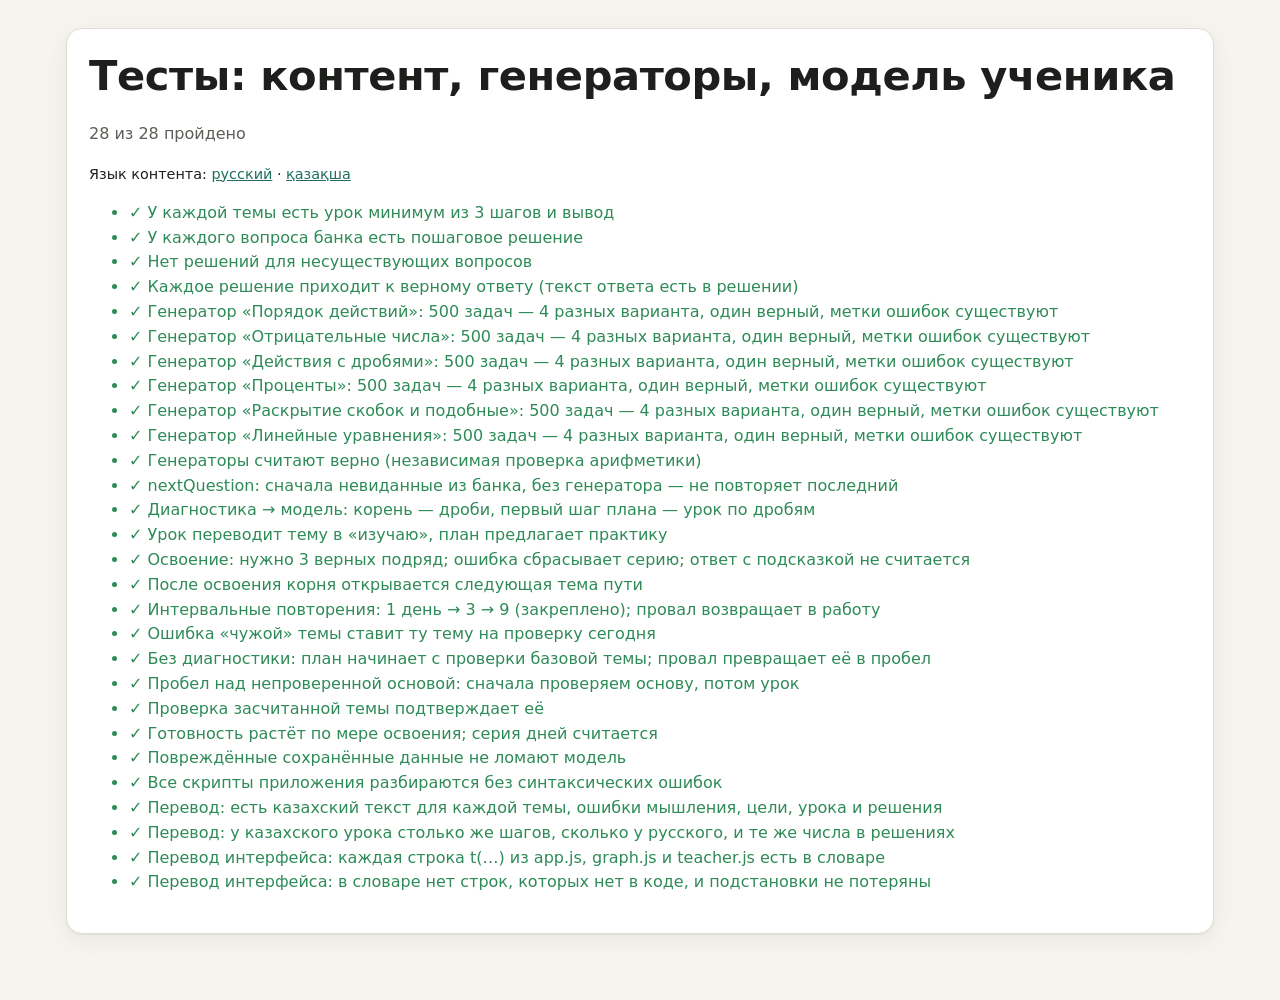
<file: tests-academy.html>
<!DOCTYPE html>
<html lang="ru">
<head>
  <meta charset="UTF-8">
  <meta name="viewport" content="width=device-width, initial-scale=1">
  <title>Tamyr Academy — тесты</title>
  <link rel="stylesheet" href="css/style.css?v=11">
</head>
<body>
  <main>
    <section class="card">
      <h1>Тесты: контент, генераторы, модель ученика</h1>
      <p class="muted" id="summary"></p>
      <p class="small">Язык контента: <a href="?lang=ru">русский</a> · <a href="?lang=kk">қазақша</a></p>
      <ul class="tests" id="tests"></ul>
    </section>
  </main>
  <script src="js/data.js?v=11"></script>
  <script src="js/data-ent.js?v=11"></script>
  <script>window.Tamyr.LEARNER_KEY = 'tamyr.academy.test';</script>
  <script src="js/i18n.js?v=11"></script>
  <script src="js/engine.js?v=11"></script>
  <script src="js/content.js?v=11"></script>
  <script src="js/content-ent.js?v=11"></script>
  <script src="js/kk-ent.js?v=11"></script>
  <script src="js/kk.js?v=11"></script>
  <script src="js/learner.js?v=11"></script>
  <script>
    const T = window.Tamyr, L = T.learner;
    const out = document.getElementById('tests');
    const results = [];
    function test(name, fn) {
      let ok = false, err = '';
      try { fn(); ok = true; } catch (e) { err = e.message; }
      results.push({ name, ok, err });
      out.insertAdjacentHTML('beforeend', `<li class="${ok ? 'pass' : 'fail'}">${ok ? '✓' : '✗'} ${name}${err ? ' — ' + err : ''}</li>`);
    }
    function assert(c, m) { if (!c) throw new Error(m || 'assertion failed'); }
    function eq(a, b, m) { if (JSON.stringify(a) !== JSON.stringify(b)) throw new Error((m || '') + ` ожидалось ${JSON.stringify(b)}, получено ${JSON.stringify(a)}`); }
    const norm = s => s.toLowerCase().replace(/\s+/g, ' ');

    /* ---------- Контент ---------- */
    test('У каждой темы есть урок минимум из 3 шагов и вывод', () => T.TOPICS.forEach(t => {
      const l = T.LESSONS[t.id];
      assert(l && l.task && l.takeaway && l.steps.length >= 3, t.id);
      l.steps.forEach(s => assert(s.length === 2 && s[0] && s[1], t.id));
    }));
    test('У каждого вопроса банка есть пошаговое решение', () => T.QUESTIONS.forEach(q => assert((T.SOLUTIONS[q.id] || []).length >= 1, q.id)));
    test('Нет решений для несуществующих вопросов', () => Object.keys(T.SOLUTIONS).forEach(id => assert(T.QUESTION[id], id)));
    test('Каждое решение приходит к верному ответу (текст ответа есть в решении)', () => {
      const bad = T.QUESTIONS.filter(q => !norm(T.SOLUTIONS[q.id].join(' | ')).includes(norm(q.options.find(o => o.ok).t))).map(q => q.id);
      eq(bad, []);
    });

    /* ---------- Генераторы ---------- */
    const value = s => { // «3/4» → 0.75, «−5» → −5, «≈2,67» → 2.67; для буквенных ответов — null
      const m = /^≈?(−?\d+(?:,\d+)?)(?:\/(\d+))?$/.exec(s);
      if (!m) return null;
      const n = Number(m[1].replace('−', '-').replace(',', '.'));
      return m[2] ? n / Number(m[2]) : n;
    };
    Object.keys(T.GENERATORS).forEach(topic => {
      test(`Генератор «${T.TOPIC[topic].title}»: 500 задач — 4 разных варианта, один верный, метки ошибок существуют`, () => {
        const rand = T.rng(42);
        for (let i = 0; i < 500; i++) {
          const q = T.GENERATORS[topic](rand);
          eq(q.topic, topic);
          eq(q.options.length, 4, q.text + ': ');
          eq(q.options.filter(o => o.ok).length, 1, q.text + ': ');
          eq(new Set(q.options.map(o => o.t)).size, 4, q.text + ': ');
          assert(q.sol.length >= 2, q.text + ': нет решения');
          q.options.forEach(o => { if (o.mis) assert(T.MISCONCEPTIONS[o.mis], o.mis); });
          const right = value(q.options.find(o => o.ok).t);
          if (right !== null) q.options.filter(o => !o.ok).forEach(o => {
            const v = value(o.t);
            assert(v === null || Math.abs(v - right) > 1e-9, `${q.text}: неверный вариант «${o.t}» равен верному`);
          });
        }
      });
    });
    test('Генераторы считают верно (независимая проверка арифметики)', () => {
      const rand = T.rng(7);
      for (let i = 0; i < 300; i++) {
        let q = T.GENERATORS.lin(rand), m = /^(\d+)x \+ (\d+) = (\d+)/.exec(q.text);
        eq(value(q.options.find(o => o.ok).t), (m[3] - m[2]) / m[1], q.text + ': ');
        q = T.GENERATORS.pct(rand);
        const pp = Number(/(\d+)%/.exec(q.text)[1]), aa = Number(q.text.replace(/\d+%/, '').match(/\d+/)[0]);
        eq(value(q.options.find(o => o.ok).t), aa * pp / 100, q.text + ': ');
        q = T.GENERATORS.frac(rand);
        const ans = value(q.options.find(o => o.ok).t);
        if ((m = /^1\/(\d+) \+ 1\/(\d+)/.exec(q.text))) assert(Math.abs(ans - (1 / m[1] + 1 / m[2])) < 1e-9, q.text);
        else { m = /^(\d+)\/(\d+) : (\d+)\/(\d+)/.exec(q.text); assert(Math.abs(ans - (m[1] / m[2]) / (m[3] / m[4])) < 1e-9, q.text); }
        q = T.GENERATORS.neg(rand);
        const expr = q.text.replace(' = ?', '').replace(/−/g, '-').replace(/·/g, '*').replace(/- \(-(\d+)\)/, '+ $1');
        eq(value(q.options.find(o => o.ok).t), Function('return ' + expr)(), q.text + ': ');
        q = T.GENERATORS.arith(rand);
        eq(value(q.options.find(o => o.ok).t), Function('return ' + q.text.replace(' = ?', '').replace(/·/g, '*').replace(/:/g, '/'))(), q.text + ': ');
      }
    });
    test('nextQuestion: сначала невиданные из банка, без генератора — не повторяет последний', () => {
      const seen = [];
      for (let i = 0; i < 6; i++) { const q = T.nextQuestion('quad', seen, T.rng(i)); assert(!seen.includes(q.id), 'повтор'); seen.push(q.id); }
      for (let i = 0; i < 20; i++) assert(T.nextQuestion('quad', seen, T.rng(i)).id !== seen[5], 'повтор последнего');
      assert(T.nextQuestion('frac', T.questionsByTopic.frac.map(q => q.id), T.rng(1)).gen, 'банк исчерпан — должен включиться генератор');
    });

    /* ---------- Модель ученика ---------- */
    function seeded() { // ученик с единственным настоящим корнем — дроби
      const rand = T.rng(11), d = new T.Diagnostic(T.GOALS[0].start, { rand });
      const s = T.simulateStudent(['frac'], rand, { known: 1, unknown: 0, misRate: 1 });
      let cur; while ((cur = d.next())) d.answer(s.pick(cur));
      L.reset(); L.fromDiagnostic('Тест', d.result());
    }
    const q0 = id => T.questionsByTopic[id][0];
    function master(id) { for (let i = 0; i < L.NEED; i++) L.practiceAnswer(id, true, true); }

    test('Диагностика → модель: корень — дроби, первый шаг плана — урок по дробям', () => {
      seeded();
      eq(L.roots(), ['frac']);
      eq(L.topic('frac').st, 'gap');
      const t = L.today()[0];
      eq([t.kind, t.topic], ['lesson', 'frac']);
      assert(L.locked('pct') && !L.locked('frac'), 'темы над корнем должны быть закрыты');
    });
    test('Урок переводит тему в «изучаю», план предлагает практику', () => {
      seeded(); L.completeLesson('frac');
      eq(L.topic('frac').st, 'learning');
      eq(L.today()[0].kind, 'practice');
    });
    test('Освоение: нужно 3 верных подряд; ошибка сбрасывает серию; ответ с подсказкой не считается', () => {
      seeded(); L.completeLesson('frac');
      assert(!L.practiceAnswer('frac', true, true)); assert(!L.practiceAnswer('frac', true, true));
      assert(!L.practiceAnswer('frac', false, true), 'ошибка');
      eq(L.topic('frac').streak, 0);
      assert(!L.practiceAnswer('frac', true, true)); assert(!L.practiceAnswer('frac', true, false), 'с подсказкой');
      eq(L.topic('frac').streak, 1);
      assert(!L.practiceAnswer('frac', true, true)); assert(L.practiceAnswer('frac', true, true), 'третий подряд');
      eq(L.topic('frac').st, 'mastered');
    });
    test('После освоения корня открывается следующая тема пути', () => {
      seeded(); L.completeLesson('frac'); master('frac');
      assert(!L.roots().includes('frac'));
      assert(L.roots().length > 0 && L.roots().every(id => !L.locked(id)), 'новые корни');
    });
    test('Интервальные повторения: 1 день → 3 → 9 (закреплено); провал возвращает в работу', () => {
      seeded(); L.completeLesson('frac'); master('frac');
      assert(!L.isDue('frac'), 'сегодня повторять рано');
      L.advance(1); assert(L.isDue('frac'), 'через день — пора');
      eq(L.today()[0].topic, 'frac'); eq(L.today()[0].kind, 'check');
      assert(L.checkResult('frac', 2)); eq(L.topic('frac').ivl, 3); assert(!L.isDue('frac'));
      L.advance(3); assert(L.isDue('frac'));
      assert(L.checkResult('frac', 2)); eq(L.topic('frac').ivl, 9); eq(L.topic('frac').st, 'solid');
      L.advance(9); assert(!L.checkResult('frac', 1)); eq(L.topic('frac').st, 'learning');
      assert(L.roots().includes('frac'), 'забытая тема снова в плане');
    });
    test('Ошибка «чужой» темы ставит ту тему на проверку сегодня', () => {
      seeded();
      eq(L.topic('neg').st === 'gap' || L.topic('neg').st === 'learning', false);
      const flagged = L.recordAnswer('expr', q0('expr'), { t: 'x', mis: 'neg_mult_sign' });
      eq(flagged, 'neg'); assert(L.isDue('neg'));
      eq(L.recordAnswer('frac', q0('frac'), { t: 'x', mis: 'frac_add_across' }), null, 'своя ошибка: ');
    });
    test('Без диагностики: план начинает с проверки базовой темы; провал превращает её в пробел', () => {
      L.reset(); L.startBlank('Тест');
      const t = L.today()[0];
      eq([t.kind, T.TOPIC[t.topic].level], ['check', 0]);
      assert(!L.checkResult(t.topic, 0)); eq(L.topic(t.topic).st, 'gap');
      eq(L.today()[0].kind, 'lesson');
    });
    test('Пробел над непроверенной основой: сначала проверяем основу, потом урок', () => {
      L.reset(); L.startBlank('Тест');
      L.checkResult('fsu', 0); // как после остановленной диагностики: пробел есть, основа (степени, выражения) не проверена
      let t = L.today()[0];
      eq([t.kind, t.topic, t.base], ['check', 'pow', 'fsu']);
      L.checkResult('pow', 2); t = L.today()[0];
      eq([t.kind, t.topic], ['check', 'expr']);
      L.checkResult('expr', 0); // корень оказался глубже
      assert(L.roots().includes('expr') && !L.roots().includes('fsu'), 'корень должен сместиться вниз');
    });
    test('Проверка засчитанной темы подтверждает её', () => {
      seeded();
      const inf = T.TOPICS.find(x => L.topic(x.id).st === 'inferred');
      assert(inf, 'в демо должна быть засчитанная тема');
      assert(L.checkResult(inf.id, 2)); eq(L.topic(inf.id).st, 'mastered');
    });
    test('Готовность растёт по мере освоения; серия дней считается', () => {
      seeded(); const before = L.readiness();
      L.completeLesson('frac'); master('frac');
      assert(L.readiness() > before, 'готовность');
      eq(L.streakDays(), 1); L.advance(1); L.completeLesson('pct'); eq(L.streakDays(), 2);
      L.advance(3); eq(L.streakDays(), 0, 'пропуск обнуляет серию: ');
    });
    test('Повреждённые сохранённые данные не ломают модель', () => {
      assert(!L._load({ v: 2 })); assert(!L.exists());
      assert(L._load({ v: 1, name: 'X', topics: { frac: { st: 'hacked', seen: ['nope'], due: 'x' }, ghost: { st: 'gap' } }, mis: { nope: 3 } }));
      eq(L.topic('frac').st, 'unknown'); eq(L.topic('frac').seen, []); eq(Object.keys(L.get().mis), []);
    });

    test('Все скрипты приложения разбираются без синтаксических ошибок', () => {
      ['data', 'data-ent', 'i18n', 'engine', 'content', 'content-ent', 'kk-ent', 'kk', 'learner', 'graph', 'store', 'app', 'teacher'].forEach(name => {
        const xhr = new XMLHttpRequest();
        xhr.open('GET', 'js/' + name + '.js?t=' + Date.now(), false); xhr.send();
        assert(xhr.status === 200, 'нет файла ' + name);
        try { new Function(xhr.responseText); } catch (e) { throw new Error(name + '.js: ' + e.message); }
      });
    });

    /* ---------- Казахский перевод ---------- */
    const CYR = /[А-Яа-яЁёӘәҒғҚқҢңӨөҰұҮүҺһІі]/;
    const KK = T.KK, has = (o, k) => Object.prototype.hasOwnProperty.call(o, k);
    test('Перевод: есть казахский текст для каждой темы, ошибки мышления, цели, урока и решения', () => {
      T.TOPICS.forEach(x => assert(has(KK.topics, x.id) && KK.topics[x.id].length >= 3, 'тема ' + x.id));
      Object.keys(T.MISCONCEPTIONS).forEach(id => assert(has(KK.mis, id) && KK.mis[id].length === 2, 'ошибка ' + id));
      T.GOALS.forEach(g => assert(has(KK.goals, g.id), 'цель ' + g.id));
      T.TOPICS.forEach(x => {
        const l = KK.lessons[x.id];
        assert(l && l.task && l.takeaway && l.steps.length >= 3, 'урок ' + x.id);
      });
      T.QUESTIONS.forEach(q => assert(has(KK.sol, q.id) && KK.sol[q.id].length >= 1, 'решение ' + q.id));
      [KK.topics, KK.mis, KK.goals, KK.lessons].forEach((o, i) => Object.keys(o).forEach(id =>
        assert([T.TOPIC, T.MISCONCEPTIONS, Object.fromEntries(T.GOALS.map(g => [g.id, 1])), T.TOPIC][i][id], 'лишний перевод ' + id)));
      Object.keys(KK.sol).concat(Object.keys(KK.q)).forEach(id => assert(T.QUESTION[id], 'перевод для несуществующего вопроса ' + id));
    });
    test('Перевод: у казахского урока столько же шагов, сколько у русского, и те же числа в решениях', () => {
      if (T.lang === 'kk') return; // сравнивать можно только с русским оригиналом
      const nums = a => a.join(' ').replace(/[^0-9]/g, '').split('').sort().join(''); // порядок слов в языках разный
      T.TOPICS.forEach(x => eq(KK.lessons[x.id].steps.length, T.LESSONS[x.id].steps.length, 'урок ' + x.id + ': '));
      T.QUESTIONS.forEach(q => eq(KK.sol[q.id].length, T.SOLUTIONS[q.id].length, 'решение ' + q.id + ': '));
      const bad = T.QUESTIONS.filter(q => nums(KK.sol[q.id]) !== nums(T.SOLUTIONS[q.id])).map(q => q.id);
      eq(bad, [], 'числа в решениях расходятся: ');
    });
    if (T.lang === 'kk') {
      test('Қазақша: каждый вопрос и вариант со словами переведён', () => {
        const q = T.QUESTIONS.filter(x => CYR.test(x.ru) && x.text === x.ru).map(x => x.id);
        eq(q, [], 'вопросы без перевода: ');
        const units = /^[^А-Яа-яЁё]*\s?(км|кг|см|см²|см³)$/; // единицы измерения пишутся одинаково
        const o = [];
        T.QUESTIONS.forEach(x => x.options.forEach(y => { if (CYR.test(y.ru) && y.t === y.ru && !units.test(y.ru)) o.push(x.id + ': ' + y.ru); }));
        eq(o, [], 'варианты без перевода: ');
      });
      test('Қазақша: в переведённых вопросах сохранились все числа и формулы', () => {
        const sig = s => s.replace(/[А-Яа-яЁёӘәҒғҚқҢңӨөҰұҮүҺһІі\s.,:?—«»()\-]/g, '').split('').sort().join('');
        const loose = new Set(Object.keys(KK.q)); // переведены целиком: порядок слов другой, сверяем только цифры
        const digits = s => s.replace(/[^0-9]/g, '').split('').sort().join('');
        const bad = T.QUESTIONS.filter(x => (loose.has(x.id) ? digits(x.text) !== digits(x.ru) : sig(x.text) !== sig(x.ru))).map(x => x.id);
        eq(bad, []);
      });
    }
    test('Перевод интерфейса: каждая строка t(…) из app.js, graph.js и teacher.js есть в словаре', () => {
      const missing = [];
      ['js/app.js', 'js/graph.js', 'js/teacher.js'].forEach(file => {
        const xhr = new XMLHttpRequest();
        xhr.open('GET', file + '?t=' + Date.now(), false); xhr.send();
        assert(xhr.status === 200, 'не удалось прочитать ' + file);
        const re = /\bt\('((?:[^'\\]|\\.)*)'/g; let m;
        while ((m = re.exec(xhr.responseText))) if (!has(T.UI_KK, m[1])) missing.push(m[1]);
      });
      eq([...new Set(missing)], []);
    });
    test('Перевод интерфейса: в словаре нет строк, которых нет в коде, и подстановки не потеряны', () => {
      let src = '';
      ['js/app.js', 'js/graph.js', 'js/teacher.js'].forEach(file => {
        const xhr = new XMLHttpRequest(); xhr.open('GET', file + '?t=' + Date.now(), false); xhr.send(); src += xhr.responseText;
      });
      const unused = Object.keys(KK.ui).filter(k => !src.includes("'" + k + "'"));
      eq(unused, [], 'лишние строки: ');
      const optional = new Set(['hold', 'themes', 'checked', 'rw', 'days', 'd']); // русское склонение, казахскому шаблону не нужно
      const lost = [];
      Object.entries(KK.ui).forEach(([ru, kk]) => (ru.match(/\{\w+\}/g) || []).forEach(p => {
        if (!kk.includes(p) && !optional.has(p.slice(1, -1))) lost.push(ru + ' → ' + p);
      }));
      eq(lost, [], 'потеряны подстановки: ');
      const extra = [];
      Object.entries(KK.ui).forEach(([ru, kk]) => (kk.match(/\{\w+\}/g) || []).forEach(p => { if (!ru.includes(p)) extra.push(ru + ' → ' + p); }));
      eq(extra, [], 'лишние подстановки: ');
    });

    L.reset();
    const failed = results.filter(r => !r.ok).length;
    document.getElementById('summary').textContent = `${results.length - failed} из ${results.length} пройдено` + (failed ? ` · провалено: ${failed}` : '');
    document.title = (failed ? '✗ ' : '✓ ') + document.title;
  </script>
</body>
</html>
</file>
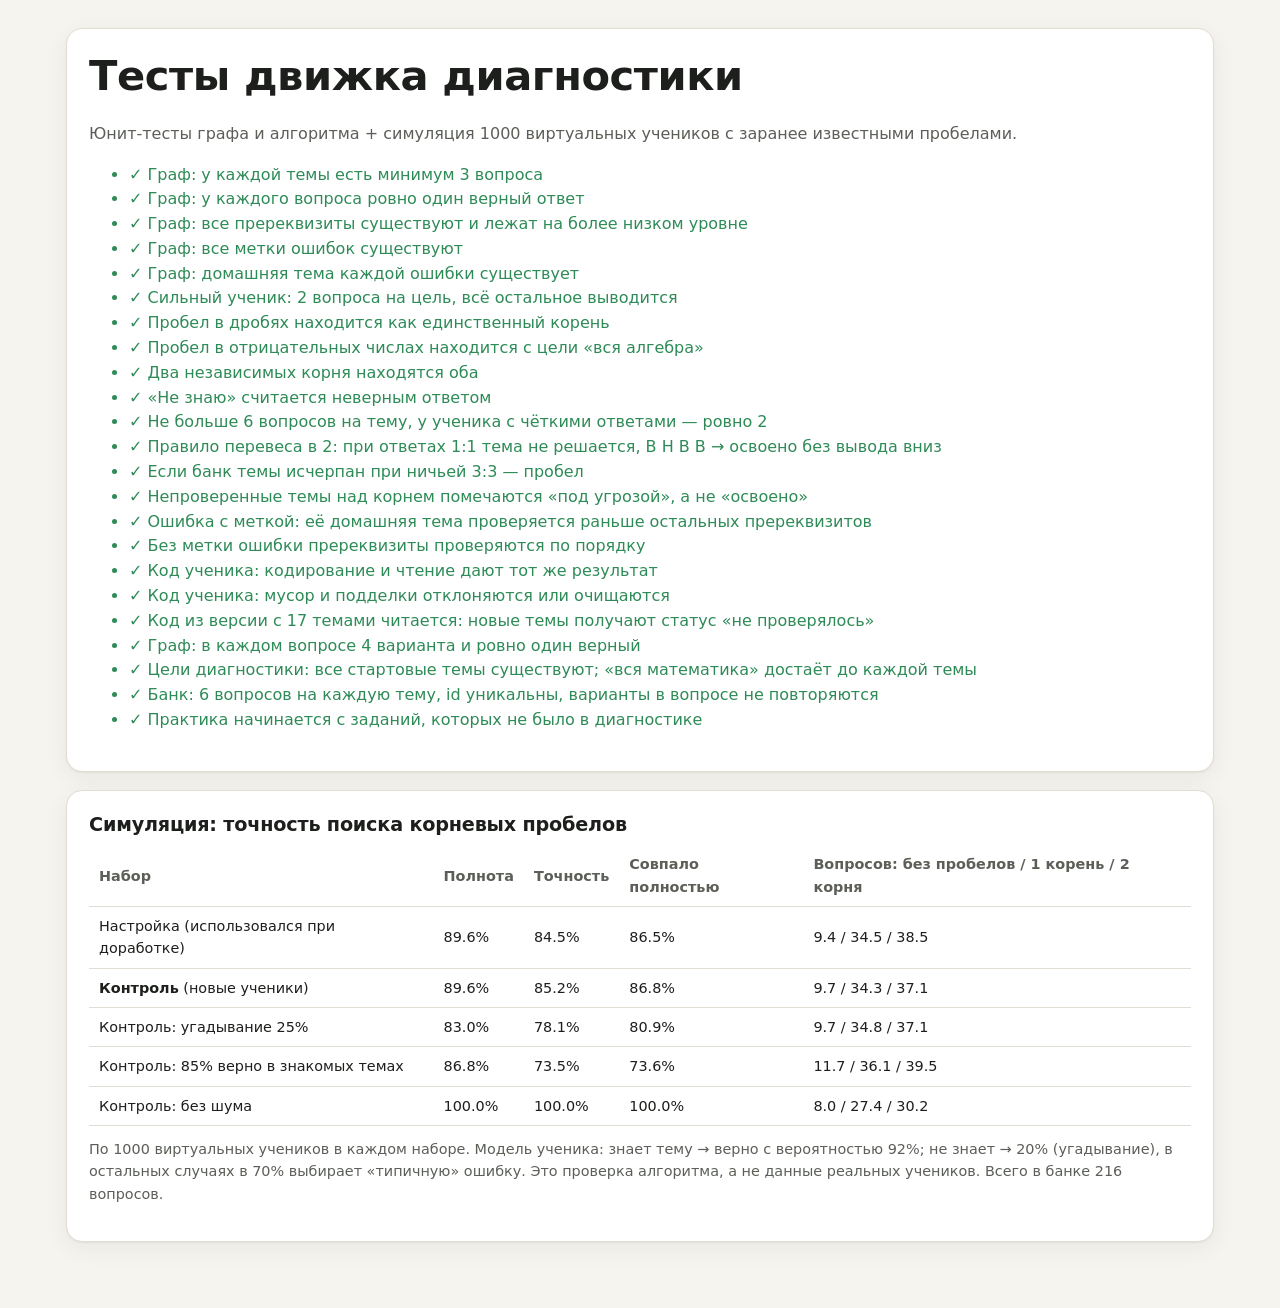
<file: tests.html>
﻿<!DOCTYPE html>
<html lang="ru">
<head>
  <meta charset="UTF-8">
  <meta name="viewport" content="width=device-width, initial-scale=1">
  <title>Tamyr — тесты движка</title>
  <link rel="stylesheet" href="css/style.css?v=11">
</head>
<body>
  <main>
    <section class="card">
      <h1>Тесты движка диагностики</h1>
      <p class="muted">Юнит-тесты графа и алгоритма + симуляция 1000 виртуальных учеников с заранее известными пробелами.</p>
      <ul class="tests" id="tests"></ul>
    </section>
    <section class="card">
      <h2>Симуляция: точность поиска корневых пробелов</h2>
      <div id="sim"></div>
    </section>
  </main>
  <script src="js/data.js?v=11"></script>
  <script src="js/data-ent.js?v=11"></script>
  <script src="js/engine.js?v=11"></script>
  <script src="js/store.js?v=11"></script>
  <script>
    const T = window.Tamyr;
    const out = document.getElementById('tests');
    const results = [];
    function test(name, fn) {
      let ok = false, err = '';
      try { fn(); ok = true; } catch (e) { err = e.message; }
      results.push({ name, ok, err });
      out.insertAdjacentHTML('beforeend', `<li class="${ok ? 'pass' : 'fail'}">${ok ? '✓' : '✗'} ${name}${err ? ' — ' + err : ''}</li>`);
    }
    function assert(c, m) { if (!c) throw new Error(m || 'assertion failed'); }
    function eq(a, b, m) { if (JSON.stringify(a) !== JSON.stringify(b)) throw new Error((m || '') + ` ожидалось ${JSON.stringify(b)}, получено ${JSON.stringify(a)}`); }

    // Скриптовый ученик: знает темы из known, остальные — нет (отвечает детерминированно).
    function run(start, known, opts) {
      const d = new T.Diagnostic(start, { rand: T.rng(7) });
      let cur, n = 0;
      while ((cur = d.next())) {
        const ok = known.has(cur.topic);
        const idx = ok ? cur.options.findIndex(o => o.ok)
          : (opts && opts.skip) ? null
          : cur.options.findIndex(o => !o.ok && o.mis) !== -1 ? cur.options.findIndex(o => !o.ok && o.mis) : cur.options.findIndex(o => !o.ok);
        d.answer(idx);
        if (++n > 200) throw new Error('бесконечный цикл');
      }
      return { d, r: d.result() };
    }
    const ALL = new Set(T.TOPICS.map(t => t.id));
    const without = (...ids) => {
      const s = new Set(ALL);
      ids.forEach(id => { s.delete(id); T.descendants(id).forEach(x => s.delete(x)); });
      return s;
    };

    test('Граф: у каждой темы есть минимум 3 вопроса', () => T.TOPICS.forEach(t => assert(T.questionsByTopic[t.id].length >= 3, t.id)));
    test('Граф: у каждого вопроса ровно один верный ответ', () => T.QUESTIONS.forEach(q => eq(q.options.filter(o => o.ok).length, 1, q.id)));
    test('Граф: все пререквизиты существуют и лежат на более низком уровне', () => T.TOPICS.forEach(t => t.prereq.forEach(p => {
      assert(T.TOPIC[p], p); assert(T.TOPIC[p].level < t.level, t.id + '→' + p);
    })));
    test('Граф: все метки ошибок существуют', () => T.QUESTIONS.forEach(q => q.options.forEach(o => { if (o.mis) assert(T.MISCONCEPTIONS[o.mis], o.mis); })));
    test('Граф: домашняя тема каждой ошибки существует', () => Object.values(T.MISCONCEPTIONS).forEach(m => assert(T.TOPIC[m.home], m.home)));

    test('Сильный ученик: 2 вопроса на цель, всё остальное выводится', () => {
      const { r } = run(['quad'], ALL);
      eq(r.asked, 2); eq(r.gaps, []); eq(r.status.quad, 'mastered'); eq(r.status.frac, 'inferred');
    });
    test('Пробел в дробях находится как единственный корень', () => {
      const { r } = run(['quad'], without('frac'));
      eq(r.rootGaps, ['frac']);
    });
    test('Пробел в отрицательных числах находится с цели «вся алгебра»', () => {
      const { r } = run(T.GOALS[0].start, without('neg'));
      eq(r.rootGaps, ['neg']);
    });
    test('Два независимых корня находятся оба', () => {
      const { r } = run(T.GOALS[0].start, without('frac', 'pow'));
      eq(r.rootGaps.slice().sort(), ['frac', 'pow']);
    });
    test('«Не знаю» считается неверным ответом', () => {
      const { r } = run(['lin'], new Set(), { skip: true });
      assert(r.gaps.includes('lin')); assert(r.rootGaps.length > 0);
    });
    test('Не больше 6 вопросов на тему, у ученика с чёткими ответами — ровно 2', () => {
      const { d } = run(T.GOALS[0].start, without('arith'));
      T.TOPICS.forEach(t => { const n = d.state[t.id].answers.length; assert(n === 0 || n === 2, t.id + ': ' + n); });
    });
    test('Правило перевеса в 2: при ответах 1:1 тема не решается, В Н В В → освоено без вывода вниз', () => {
      const d = new T.Diagnostic(['lin'], { rand: T.rng(3) });
      const ans = ok => { const c = d.next(); eq(c.topic, 'lin'); d.answer(c.options.findIndex(o => ok ? o.ok : (!o.ok && !o.mis))); };
      ans(true); ans(false);
      eq(d.state.lin.status, 'unknown', 'после 1:1');
      ans(true);
      eq(d.state.lin.status, 'unknown', 'после 2:1');
      ans(true);
      eq(d.state.lin.status, 'mastered');
      eq(d.state.frac.status, 'unknown', 'освоение с ошибкой не распространяется вниз:');
    });
    test('Если банк темы исчерпан при ничьей 3:3 — пробел', () => {
      const d = new T.Diagnostic(['arith'], { rand: T.rng(5) });
      [true, false, true, false, true, false].forEach(ok => { const c = d.next(); d.answer(c.options.findIndex(o => ok ? o.ok : !o.ok)); });
      eq(d.state.arith.answers.length, 6);
      eq(d.state.arith.status, 'gap');
    });
    test('Непроверенные темы над корнем помечаются «под угрозой», а не «освоено»', () => {
      // цель — квадратные уравнения, корень — дроби; проценты и парабола не проверялись, но стоят на дробях
      const { d, r } = run(['quad'], without('frac'));
      eq(r.rootGaps, ['frac']);
      ['pct', 'prop', 'word', 'parab'].forEach(id => {
        assert(!d.state[id].tested, id + ' не должна проверяться');
        eq(r.status[id], 'risk', id + ':');
      });
    });
    test('Ошибка с меткой: её домашняя тема проверяется раньше остальных пререквизитов', () => {
      // quad1, вариант «x = 4,5» → ошибка root_as_half, домашняя тема «Корни».
      // Без метки первым проверялся бы первый пререквизит — «Разложение».
      const d = new T.Diagnostic(['quad'], { rand: T.rng(1) });
      eq(T.TOPIC.quad.prereq[0], 'fact');
      const q1 = T.QUESTION.quad1;
      d.current = { topic: 'quad', question: q1, options: q1.options, reason: { kind: 'goal' } };
      d.answer(q1.options.findIndex(o => o.mis === 'root_as_half'));
      const cur = d.next();
      assert(cur.topic === 'quad' && cur.question.id !== 'quad1', 'второй вопрос — снова по теме «Кв. уравнения»');
      d.answer(cur.options.findIndex(o => !o.ok && !o.mis));
      eq(d.state.quad.status, 'gap');
      eq(d.next().topic, 'root');
      eq(d.current.reason.kind, 'mis');
    });
    test('Без метки ошибки пререквизиты проверяются по порядку', () => {
      const d = new T.Diagnostic(['quad'], { rand: T.rng(1) });
      for (let k = 0; k < 2; k++) { const cur = d.next(); d.answer(cur.options.findIndex(o => !o.ok && !o.mis)); }
      eq(d.state.quad.status, 'gap');
      eq(d.next().topic, 'fact');
    });
    test('Код ученика: кодирование и чтение дают тот же результат', () => {
      const { r } = run(['quad'], without('frac'));
      const c = T.store.compact('Айгерим', 'quad', r);
      const back = T.store.decode(T.store.encode(c));
      eq(back.s, c.s); eq(back.r, ['frac']); eq(back.n, 'Айгерим');
    });
    test('Код ученика: мусор и подделки отклоняются или очищаются', () => {
      const enc = o => 'TMR1.' + btoa(unescape(encodeURIComponent(JSON.stringify(o))));
      const good = { v: 1, n: 'X', g: 'full', t: 1, s: 'm'.repeat(T.TOPICS.length), r: [], m: [], a: 5 };
      ['garbage', '', 'TMR1.!!!', enc({ v: 2 }), enc(Object.assign({}, good, { s: 'x'.repeat(T.TOPICS.length) })),
       enc(Object.assign({}, good, { s: 'mm' })), enc(Object.assign({}, good, { n: '' }))].forEach(code => {
        let threw = false; try { T.store.decode(code); } catch (e) { threw = true; }
        assert(threw, 'должен отклонить: ' + code.slice(0, 20));
      });
      const bad = T.store.decode(enc(Object.assign({}, good, { r: ['frac', 'nope', '__proto__'], m: [['frac_add_across', 2], ['evil', 1], 'x'], g: 'zzz', a: -5 })));
      eq(bad.r, ['frac']); eq(bad.m, [['frac_add_across', 2]]); eq(bad.g, 'full'); eq(bad.a, 0);
      eq(T.store.sanitize({ v: 1, n: '<img src=x onerror=alert(1)>', s: 'm'.repeat(T.TOPICS.length) }).n, '<img src=x onerror=alert(1)>', 'имя сохраняется как текст (экранируется при выводе):');
    });
    test('Код из версии с 17 темами читается: новые темы получают статус «не проверялось»', () => {
      const enc = o => 'TMR1.' + btoa(unescape(encodeURIComponent(JSON.stringify(o))));
      assert(T.TOPICS.length > 17, 'в графе должно быть больше 17 тем');
      const old = T.store.expand(T.store.decode(enc({ v: 1, n: 'Старый', g: 'full', t: 1, s: 'mmg' + 'm'.repeat(14), r: ['frac'], m: [], a: 5 })));
      eq(old.status.frac, 'gap'); eq(old.status.arith, 'mastered');
      T.TOPICS.slice(17).forEach(t => eq(old.status[t.id], 'unknown', t.id + ':'));
      eq(T.TOPICS.slice(0, 17).map(t => t.id).join(','), 'arith,neg,frac,pow,pct,prop,expr,root,lin,fsu,word,ineq,sys,linf,fact,quad,parab', 'порядок первых 17 тем менять нельзя: ');
    });
    test('Граф: в каждом вопросе 4 варианта и ровно один верный', () => {
      T.QUESTIONS.forEach(q => { eq(q.options.length, 4, q.id + ':'); eq(q.options.filter(o => o.ok).length, 1, q.id + ':'); assert(T.TOPIC[q.topic], q.id); });
    });
    test('Цели диагностики: все стартовые темы существуют; «вся математика» достаёт до каждой темы', () => {
      T.GOALS.forEach(g => g.start.forEach(id => assert(T.TOPIC[id], g.id + ': ' + id)));
      const all = T.GOALS.find(g => g.id === 'all');
      const reach = new Set(all.start); all.start.forEach(id => T.ancestors(id).forEach(a => reach.add(a)));
      eq(T.TOPICS.filter(t => !reach.has(t.id)).map(t => t.id), []);
    });
    test('Банк: 6 вопросов на каждую тему, id уникальны, варианты в вопросе не повторяются', () => {
      T.TOPICS.forEach(t => eq(T.questionsByTopic[t.id].length, 6, t.id + ':'));
      eq(new Set(T.QUESTIONS.map(q => q.id)).size, T.QUESTIONS.length, 'id:');
      T.QUESTIONS.forEach(q => eq(new Set(q.options.map(o => o.t)).size, q.options.length, q.id + ':'));
    });
    test('Практика начинается с заданий, которых не было в диагностике', () => {
      for (let seed = 1; seed <= 50; seed++) {
        const { d } = run(['quad'], without('frac'));
        T.TOPICS.forEach(t => {
          const used = d.state[t.id].answers.map(a => a.qid);
          const queue = T.practiceQueue(t.id, used, T.rng(seed));
          eq(queue.length, 6);
          queue.slice(0, 3).forEach(q => assert(!used.includes(q.id), t.id + ': ' + q.id + ' уже был'));
        });
      }
    });

    // ---- Симуляция ----
    const BASE = ['arith', 'neg', 'frac', 'pow', 'pct', 'prop', 'expr', 'root', 'lin', 'fsu'];
    // Набор «настройка» (seed 42) использовался при доработке движка.
    // Набор «контроль» (seed 777) при доработке не использовался — его цифры и надо называть.
    function simulate(genSeed, runSeedBase, N, p) {
      const rand = T.rng(genSeed);
      let exact = 0, tp = 0, fp = 0, fn = 0;
      const askedBy = { 0: [], 1: [], 2: [] };
      for (let i = 0; i < N; i++) {
        const k = rand() < 0.15 ? 0 : rand() < 0.7 ? 1 : 2;
        const roots = [];
        while (roots.length < k) { const r = BASE[Math.floor(rand() * BASE.length)]; if (!roots.includes(r)) roots.push(r); }
        // оставляем только независимые корни (один не является предком другого)
        const truth = roots.filter(r => !roots.some(o => o !== r && T.ancestors(r).has(o)));
        const res = T.runSimulated(T.GOALS[0].start, truth, runSeedBase + i, p);
        askedBy[truth.length].push(res.asked);
        const got = new Set(res.rootGaps);
        truth.forEach(r => got.has(r) ? tp++ : fn++);
        got.forEach(r => { if (!truth.includes(r)) fp++; });
        if (truth.length === got.size && truth.every(r => got.has(r))) exact++;
      }
      const avg = a => a.length ? a.reduce((s, x) => s + x, 0) / a.length : 0;
      const all = [].concat(askedBy[0], askedBy[1], askedBy[2]);
      return { N, recall: tp / (tp + fn), precision: tp / (tp + fp), exact: exact / N, avgAsked: avg(all), asked0: avg(askedBy[0]), asked1: avg(askedBy[1]), asked2: avg(askedBy[2]) };
    }
    const pct = x => (100 * x).toFixed(1) + '%';
    const full = T.QUESTIONS.length;
    window.SIM = {
      tuning: simulate(42, 5000, 1000),
      holdout: simulate(777, 70000, 1000),
      holdoutGuess25: simulate(777, 70000, 1000, { unknown: 0.25 }),
      holdoutNoisy: simulate(777, 70000, 1000, { known: 0.85 }),
      holdoutIdeal: simulate(777, 70000, 1000, { known: 1, unknown: 0 }),
      full
    };
    const rows = [['Настройка (использовался при доработке)', SIM.tuning], ['<b>Контроль</b> (новые ученики)', SIM.holdout],
      ['Контроль: угадывание 25%', SIM.holdoutGuess25], ['Контроль: 85% верно в знакомых темах', SIM.holdoutNoisy], ['Контроль: без шума', SIM.holdoutIdeal]];
    document.getElementById('sim').innerHTML = `
      <div class="heat-wrap"><table class="simtable">
        <thead><tr><th>Набор</th><th>Полнота</th><th>Точность</th><th>Совпало полностью</th><th>Вопросов: без пробелов / 1 корень / 2 корня</th></tr></thead>
        <tbody>${rows.map(([n, s]) => `<tr><td>${n}</td><td>${pct(s.recall)}</td><td>${pct(s.precision)}</td><td>${pct(s.exact)}</td><td>${s.asked0.toFixed(1)} / ${s.asked1.toFixed(1)} / ${s.asked2.toFixed(1)}</td></tr>`).join('')}</tbody>
      </table></div>
      <p class="small muted" style="margin-top:12px">По 1000 виртуальных учеников в каждом наборе. Модель ученика: знает тему → верно с вероятностью 92%; не знает → 20% (угадывание), в остальных случаях в 70% выбирает «типичную» ошибку. Это проверка алгоритма, а не данные реальных учеников. Всего в банке ${full} вопросов.</p>`;
    window.TEST_RESULTS = results;
  </script>
</body>
</html>
</file>
<file: css/style.css>
:root {
  --bg: #f6f4ef;
  --surface: #ffffff;
  --surface-2: #f0ede6;
  --ink: #1d1f1c;
  --ink-2: #5b5f58;
  --line: #e2ddd2;
  --accent: #1f6f5c;
  --accent-ink: #ffffff;
  --accent-soft: #dcefe8;
  --ok: #2e8b57;
  --ok-soft: #cfe9d9;
  --inf: #a9d8bb;
  --gap: #d9534f;
  --gap-soft: #f8d7d5;
  --risk: #e9a23b;
  --risk-soft: #fbe8c8;
  --unk: #d9d6ce;
  --unk-ink: #6c6f68;
  --radius: 16px;
  --shadow: 0 1px 2px rgba(30, 30, 20, .06), 0 6px 24px rgba(30, 30, 20, .06);
  color-scheme: light;
}
@media (prefers-color-scheme: dark) {
  :root:not([data-theme="light"]) {
    --bg: #141614; --surface: #1d201d; --surface-2: #252925; --ink: #eceee9; --ink-2: #a5aaa2; --line: #333833;
    --accent: #4fbf9f; --accent-ink: #0f1a16; --accent-soft: #1f3a32;
    --ok: #4cc27f; --ok-soft: #1f3a2a; --inf: #2f6a4a; --gap: #ef6b67; --gap-soft: #45211f;
    --risk: #f0b35a; --risk-soft: #43341c; --unk: #3a3f3a; --unk-ink: #a5aaa2;
    --shadow: 0 1px 2px rgba(0,0,0,.3), 0 6px 24px rgba(0,0,0,.25);
    color-scheme: dark;
  }
}
:root[data-theme="dark"] {
  --bg: #141614; --surface: #1d201d; --surface-2: #252925; --ink: #eceee9; --ink-2: #a5aaa2; --line: #333833;
  --accent: #4fbf9f; --accent-ink: #0f1a16; --accent-soft: #1f3a32;
  --ok: #4cc27f; --ok-soft: #1f3a2a; --inf: #2f6a4a; --gap: #ef6b67; --gap-soft: #45211f;
  --risk: #f0b35a; --risk-soft: #43341c; --unk: #3a3f3a; --unk-ink: #a5aaa2;
  color-scheme: dark;
}

* { box-sizing: border-box; }
html { -webkit-text-size-adjust: 100%; }
body {
  margin: 0; background: var(--bg); color: var(--ink);
  font: 16px/1.55 system-ui, -apple-system, "Segoe UI", Roboto, "Helvetica Neue", Arial, sans-serif;
}
h1, h2, h3 { line-height: 1.2; margin: 0 0 .5em; letter-spacing: -.01em; }
h1 { font-size: clamp(1.7rem, 4vw, 2.6rem); }
h2 { font-size: 1.2rem; }
h3 { font-size: 1rem; }
p { margin: 0 0 1em; }
a { color: var(--accent); }
.muted { color: var(--ink-2); }
.small { font-size: .9rem; }
.tiny { font-size: .78rem; }
.mono { font-family: ui-monospace, "Cascadia Mono", Consolas, monospace; }
.eyebrow { text-transform: uppercase; letter-spacing: .08em; font-size: .75rem; font-weight: 600; color: var(--accent); margin-bottom: .6em; }
.lead { font-size: 1.1rem; color: var(--ink-2); max-width: 62ch; }

.topbar {
  display: flex; align-items: center; justify-content: space-between; gap: 16px;
  padding: 14px max(16px, calc((100vw - 1180px) / 2)); background: var(--surface); border-bottom: 1px solid var(--line);
  position: sticky; top: 0; z-index: 5;
}
.brand { display: flex; align-items: center; gap: 8px; color: var(--accent); text-decoration: none; font-weight: 700; font-size: 1.2rem; }
.topbar nav { display: flex; gap: 4px; }
.topbar nav a { color: var(--ink-2); text-decoration: none; padding: 6px 12px; border-radius: 999px; font-size: .95rem; }
.topbar nav a.active, .topbar nav a:hover { background: var(--accent-soft); color: var(--accent); }

main { max-width: 1180px; margin: 0 auto; padding: 28px 16px 48px; outline: none; }
.foot { text-align: center; color: var(--ink-2); font-size: .8rem; padding: 24px 16px; }

.card { background: var(--surface); border: 1px solid var(--line); border-radius: var(--radius); padding: 22px; box-shadow: var(--shadow); margin-bottom: 18px; }
.narrow { max-width: 680px; margin-left: auto; margin-right: auto; }
.center { text-align: center; }
.col > .card:last-child { margin-bottom: 0; }

.btn {
  display: inline-flex; align-items: center; justify-content: center; gap: 6px; min-height: 44px;
  padding: 10px 20px; border-radius: 12px; border: 1px solid var(--line); background: var(--surface);
  color: var(--ink); font: inherit; font-weight: 600; text-decoration: none; cursor: pointer;
}
.btn:hover { border-color: var(--accent); }
.btn.primary { background: var(--accent); border-color: var(--accent); color: var(--accent-ink); }
.btn.primary:hover { filter: brightness(1.08); }
.btn.ghost { background: transparent; border-color: transparent; color: var(--ink-2); }
.btn.small { min-height: 36px; padding: 6px 14px; font-size: .9rem; }
.btn:disabled { opacity: .5; cursor: not-allowed; }
.link { background: none; border: 0; color: var(--accent); font: inherit; cursor: pointer; padding: 4px; }
.chip { display: inline-block; background: var(--accent-soft); color: var(--accent); border-radius: 999px; padding: 3px 10px; font-size: .82rem; font-weight: 600; }
.chip.small { font-size: .72rem; padding: 2px 8px; }
.chip.warn { background: var(--risk-soft); color: var(--ink); }
:focus-visible { outline: 3px solid var(--accent); outline-offset: 2px; }

/* Главная */
.hero { padding: 24px 0 8px; }
.hero h1 { max-width: 20ch; }
.cta { display: flex; flex-wrap: wrap; gap: 10px; margin-top: 8px; }
.map-cta { margin: 4px 0 16px; }
.how { display: grid; grid-template-columns: repeat(3, 1fr); gap: 16px; margin: 32px 0; }
.step { background: var(--surface); border: 1px solid var(--line); border-radius: var(--radius); padding: 20px; }
.step span { display: inline-grid; place-items: center; width: 32px; height: 32px; border-radius: 50%; background: var(--accent); color: var(--accent-ink); font-weight: 700; margin-bottom: 10px; }
.step p { color: var(--ink-2); margin: 0; font-size: .95rem; }
.past { list-style: none; padding: 0; margin: 0; }
.past li { display: flex; flex-wrap: wrap; gap: 4px 16px; align-items: center; justify-content: space-between; padding: 10px 0; border-top: 1px solid var(--line); }

/* Форма */
.field { display: grid; gap: 6px; margin-bottom: 18px; font-weight: 600; }
.field input { font: inherit; padding: 12px 14px; border-radius: 12px; border: 1px solid var(--line); background: var(--surface-2); color: var(--ink); }
.goals { border: 0; padding: 0; margin: 0 0 20px; display: grid; gap: 10px; }
.goals legend { font-weight: 600; margin-bottom: 8px; }
.goal { display: flex; gap: 12px; align-items: flex-start; padding: 14px; border: 1px solid var(--line); border-radius: 12px; cursor: pointer; }
.goal:has(input:checked) { border-color: var(--accent); background: var(--accent-soft); }
.goal input { margin-top: 4px; accent-color: var(--accent); }
.goal small { display: block; color: var(--ink-2); }

/* Вопрос */
.quiz { display: grid; grid-template-columns: minmax(0, 1fr) minmax(0, 1.05fr); gap: 18px; align-items: start; }
.qmeta { display: flex; justify-content: space-between; align-items: center; margin-bottom: 8px; }
.why { color: var(--ink-2); font-size: .9rem; min-height: 1.4em; }
.qtext { font-size: 1.45rem; margin: 10px 0 20px; }
.options { display: grid; gap: 10px; margin-bottom: 12px; }
.opt {
  display: flex; align-items: center; gap: 14px; text-align: left; padding: 14px 16px; min-height: 52px;
  border-radius: 12px; border: 1px solid var(--line); background: var(--surface-2); color: var(--ink); font: inherit; font-size: 1.05rem; cursor: pointer;
}
.opt:hover:not(:disabled) { border-color: var(--accent); background: var(--accent-soft); }
.opt .key { display: inline-grid; place-items: center; width: 28px; height: 28px; border-radius: 8px; background: var(--surface); border: 1px solid var(--line); font-size: .85rem; font-weight: 700; color: var(--ink-2); flex: none; }
.opt.is-ok { border-color: var(--ok); background: var(--ok-soft); }
.opt.is-bad { border-color: var(--gap); background: var(--gap-soft); }
.ok-msg { color: var(--ok); font-weight: 700; }
.bad-msg { color: var(--gap); }
.side h3 { margin-bottom: 4px; }

/* Граф */
.graph { width: 100%; height: auto; display: block; }
.edge { fill: none; stroke: var(--line); stroke-width: 2; }
.edge-bad { stroke: var(--gap); stroke-width: 3; stroke-dasharray: 6 5; }
.edge { transition: opacity .15s; }
.graph.focus .edge { opacity: .25; }
.graph.focus .edge-hl { opacity: 1; stroke: var(--accent); stroke-width: 3; }
.graph.focus .edge-bad.edge-hl { stroke: var(--gap); }
.node rect { stroke-width: 2; transition: fill .3s, stroke .3s; }
.node text { font-size: 18px; font-weight: 600; font-family: inherit; pointer-events: none; }
.n-unknown rect { fill: var(--surface-2); stroke: var(--unk); }
.n-unknown text { fill: var(--unk-ink); }
.n-mastered rect { fill: var(--ok); stroke: var(--ok); }
.n-mastered text { fill: #fff; }
.n-inferred rect { fill: var(--ok-soft); stroke: var(--inf); }
.n-inferred text { fill: var(--ink); }
.n-gap rect { fill: var(--gap-soft); stroke: var(--gap); }
.n-gap text { fill: var(--ink); }
.n-root rect { fill: var(--gap); stroke: var(--gap); stroke-width: 3; }
.n-root text { fill: #fff; }
.n-risk rect { fill: var(--risk-soft); stroke: var(--risk); stroke-dasharray: 5 4; }
.n-risk text { fill: var(--ink); }
.n-current rect { stroke: var(--accent); stroke-width: 4; animation: pulse 1.4s ease-in-out infinite; }
.root-badge { fill: var(--surface); stroke: var(--gap); stroke-width: 2; }
.root-badge-t { fill: var(--gap) !important; font-size: 14px !important; font-weight: 800 !important; }
@keyframes pulse { 50% { stroke-opacity: .35; } }
@media (prefers-reduced-motion: reduce) { .n-current rect { animation: none; } .node rect { transition: none; } }

.legend { list-style: none; padding: 0; margin: 12px 0 0; display: flex; flex-wrap: wrap; gap: 6px 14px; font-size: .8rem; color: var(--ink-2); }
.legend li { display: flex; align-items: center; gap: 6px; }
.sw { width: 14px; height: 14px; border-radius: 4px; border: 2px solid; display: inline-block; }
.sw-mastered { background: var(--ok); border-color: var(--ok); }
.sw-inferred { background: var(--ok-soft); border-color: var(--inf); }
.sw-gap { background: var(--gap-soft); border-color: var(--gap); }
.sw-root { background: var(--gap); border-color: var(--gap); }
.sw-risk { background: var(--risk-soft); border-color: var(--risk); border-style: dashed; }
.sw-unknown { background: var(--surface-2); border-color: var(--unk); }

/* Результат */
.result-head { display: grid; grid-template-columns: minmax(0, 1.6fr) minmax(0, 1fr); gap: 24px; align-items: end; margin-bottom: 22px; }
.stats { display: grid; grid-template-columns: repeat(3, 1fr); gap: 10px; }
.stats div { background: var(--surface); border: 1px solid var(--line); border-radius: 14px; padding: 14px; }
.stats b { display: block; font-size: 1.8rem; line-height: 1; font-variant-numeric: tabular-nums; }
.stats span { font-size: .78rem; color: var(--ink-2); }
.grid2 { display: grid; grid-template-columns: minmax(0, 1.25fr) minmax(0, 1fr); gap: 18px; align-items: start; margin-bottom: 18px; }
.grid2 > .card { margin-bottom: 0; }
.traces, .mis, .plan { padding: 0; margin: 0; list-style: none; }
.traces li { display: flex; flex-wrap: wrap; gap: 6px; align-items: center; padding: 8px 0; border-top: 1px solid var(--line); }
.traces li:first-child, .mis li:first-child { border-top: 0; }
.traces .bad { background: var(--gap-soft); padding: 2px 10px; border-radius: 8px; }
.traces .root { background: var(--gap); color: #fff; padding: 2px 10px; border-radius: 8px; font-weight: 600; }
.traces .arrow { color: var(--ink-2); font-size: .9rem; }
.mis li { padding: 10px 0; border-top: 1px solid var(--line); }
.mis .fix { display: block; color: var(--ink-2); font-size: .9rem; margin-top: 2px; }
.plan { counter-reset: p; }
.plan li { counter-increment: p; display: flex; align-items: center; justify-content: space-between; gap: 10px; padding: 10px 0 10px 40px; border-top: 1px solid var(--line); position: relative; }
.plan li::before { content: counter(p); position: absolute; left: 0; width: 28px; height: 28px; border-radius: 50%; display: grid; place-items: center; font-weight: 700; font-size: .85rem; background: var(--gap-soft); color: var(--gap); }
.plan li.risk::before { background: var(--risk-soft); color: var(--ink); }
textarea { width: 100%; font: .8rem/1.4 ui-monospace, Consolas, monospace; padding: 10px; border-radius: 10px; border: 1px solid var(--line); background: var(--surface-2); color: var(--ink); resize: vertical; margin-bottom: 10px; }

/* Урок */
.lesson .rule, .lesson .example, .lesson .traps { background: var(--surface-2); border-radius: 12px; padding: 14px 16px; margin-bottom: 12px; }
.lesson .rule { border-left: 4px solid var(--accent); }
.lesson .traps { border-left: 4px solid var(--gap); }
.lesson .traps ul { margin: 0; padding-left: 18px; }
.lesson p:last-child { margin: 0; }

/* Учитель */
.toolbar { display: flex; flex-wrap: wrap; gap: 14px 24px; align-items: center; justify-content: space-between; }
.toolbar details { flex: 1 1 320px; }
.toolbar summary { cursor: pointer; color: var(--accent); font-weight: 600; }
.toolbar details textarea { margin-top: 10px; }
.row { display: flex; flex-wrap: wrap; gap: 8px; align-items: center; }
.switch { display: flex; gap: 8px; align-items: center; flex-wrap: wrap; font-weight: 600; }
.switch input { width: 18px; height: 18px; accent-color: var(--accent); }
.bars { list-style: none; padding: 0; margin: 0; display: grid; gap: 10px; }
.bars li { display: grid; grid-template-columns: minmax(110px, 1.2fr) 2fr 28px; gap: 10px; align-items: center; font-size: .92rem; }
.bar { height: 14px; background: var(--surface-2); border-radius: 7px; overflow: hidden; }
.bar i { display: block; height: 100%; background: var(--gap); border-radius: 7px; }
.val { font-variant-numeric: tabular-nums; font-weight: 700; text-align: right; }
.groups { display: grid; grid-template-columns: repeat(auto-fill, minmax(240px, 1fr)); gap: 12px; }
.group { background: var(--surface-2); border-radius: 12px; padding: 14px; border-left: 4px solid var(--gap); }
.group p { margin: 0 0 6px; }
.heat-wrap { overflow-x: auto; }
.heat { border-collapse: separate; border-spacing: 3px; font-size: .8rem; min-width: 720px; }
.heat th { font-weight: 600; color: var(--ink-2); vertical-align: bottom; height: 110px; }
.heat th span { writing-mode: vertical-rl; transform: rotate(180deg); white-space: nowrap; }
.heat th:first-child, .heat td:first-child { text-align: left; white-space: nowrap; padding-right: 10px; height: auto; }
.heat td { width: 28px; height: 24px; border-radius: 5px; }
.c-mastered { background: var(--ok); }
.c-inferred { background: var(--ok-soft); }
.c-gap { background: var(--gap-soft); box-shadow: inset 0 0 0 2px var(--gap); }
.c-root { background: var(--gap); }
.c-risk { background: var(--risk-soft); }
.c-unknown { background: var(--surface-2); }

/* Тесты */
.tests li.pass { color: var(--ok); }
.tests li.fail { color: var(--gap); font-weight: 700; }

@media (max-width: 900px) {
  .quiz, .grid2, .result-head { grid-template-columns: minmax(0, 1fr); } /* minmax(0, …): иначе карта с min-width растягивает колонку шире экрана */
  .side { order: 2; }
}
@media (max-width: 640px) {
  .how { grid-template-columns: 1fr; }
  .topbar { flex-wrap: wrap; }
  .topbar nav a { padding: 6px 8px; font-size: .9rem; }
  .card { padding: 16px; }
  .qtext { font-size: 1.25rem; }
  .stats b { font-size: 1.4rem; }
  #result-graph, #mini-graph { overflow-x: auto; -webkit-overflow-scrolling: touch; }
  #result-graph .graph, #mini-graph .graph { min-width: 900px; }
}
.simtable { border-collapse: collapse; width: 100%; font-size: .9rem; font-variant-numeric: tabular-nums; }
.simtable th, .simtable td { text-align: left; padding: 8px 10px; border-bottom: 1px solid var(--line); }
.simtable th { color: var(--ink-2); font-weight: 600; }

/* ===== Tamyr Academy: обучение поверх диагностики ===== */
:root { --learn: #2f67b1; --learn-soft: #dbe7f7; }
@media (prefers-color-scheme: dark) { :root:not([data-theme="light"]) { --learn: #7aa9ea; --learn-soft: #1e2d45; } }
:root[data-theme="dark"] { --learn: #7aa9ea; --learn-soft: #1e2d45; }

.brand small { font-weight: 500; color: var(--ink-2); font-size: .85rem; }
.stats b small { font-size: .55em; color: var(--ink-2); font-weight: 600; }
.banner, .note { background: var(--accent-soft); border-left: 4px solid var(--accent); border-radius: 12px; padding: 12px 16px; }
.note { background: var(--risk-soft); border-color: var(--risk); font-size: .92rem; }
.row { margin-bottom: 8px; }
.btn.danger { color: var(--gap); }
.btn.danger:hover { border-color: var(--gap); }

/* Карта: новые статусы */
.n-learning rect { fill: var(--learn-soft); stroke: var(--learn); }
.n-learning text { fill: var(--ink); }
.n-solid rect { fill: var(--ok); stroke: var(--ink); stroke-width: 3; }
.n-solid text { fill: #fff; }
.n-root rect { stroke: var(--gap); stroke-width: 4; }
.n-root.n-gap rect { fill: var(--gap); }
.n-root.n-gap text { fill: #fff; }
.n-root.n-learning rect { fill: var(--learn-soft); }
.n-root.n-learning text { fill: var(--ink); }
.due-badge { fill: var(--surface); stroke: var(--risk); stroke-width: 2; }
.due-badge-t { fill: var(--ink) !important; font-size: 14px !important; font-weight: 800 !important; }
.sw-learning { background: var(--learn-soft); border-color: var(--learn); }
.sw-solid { background: var(--ok); border-color: var(--ink); }

/* План на сегодня */
.tasks { list-style: none; padding: 0; margin: 0; }
.tasks li { display: flex; align-items: center; justify-content: space-between; gap: 12px; padding: 14px 0; border-top: 1px solid var(--line); }
.tasks li:first-child { border-top: 0; padding-top: 4px; }
.tasks .fix { display: block; color: var(--ink-2); font-size: .9rem; margin-top: 2px; }
.k-lesson { background: var(--gap-soft); color: var(--ink); }
.k-practice { background: var(--learn-soft); color: var(--ink); }
.k-check { background: var(--risk-soft); color: var(--ink); }
.plan li.learning::before { background: var(--learn-soft); color: var(--learn); }

/* Урок */
.worked { background: var(--surface-2); border-radius: 12px; padding: 14px 16px; margin-bottom: 12px; }
.task { font-size: 1.15rem; font-weight: 600; }
.steps { margin: 0 0 12px; padding-left: 22px; display: grid; gap: 10px; }
.steps li { padding-left: 4px; }
.steps .say { display: block; color: var(--ink-2); font-size: .92rem; }
.steps .mono { display: block; font-size: 1.02rem; }
.takeaway { border-left: 4px solid var(--accent); padding-left: 12px; font-weight: 600; margin: 0; }

/* Практика */
.pips { display: inline-flex; gap: 6px; }
.pips i { width: 14px; height: 14px; border-radius: 50%; border: 2px solid var(--line); background: var(--surface-2); }
.pips i.on { background: var(--ok); border-color: var(--ok); }
.hintbox { background: var(--risk-soft); border-radius: 12px; padding: 12px 16px; margin: 4px 0 12px; }
.hintbox p { margin: 0 0 8px; }
.hintbox p:last-child, .hintbox .steps:last-child { margin-bottom: 0; }
.feedback { border-radius: 12px; padding: 14px 16px; margin: 6px 0 12px; background: var(--surface-2); border-left: 4px solid var(--gap); }
.feedback.good { border-left-color: var(--ok); }
.feedback h3 { margin-top: 12px; }
.feedback .row { margin: 12px 0 0; }
.opt:disabled { cursor: default; opacity: .75; }
.opt.is-ok, .opt.is-bad { opacity: 1; }

/* История */
.log { list-style: none; padding: 0; margin: 0; }
.log li { display: grid; grid-template-columns: 96px 1fr; gap: 10px; padding: 8px 0; border-top: 1px solid var(--line); font-size: .92rem; }
.log li:first-child { border-top: 0; }
.e-lapse b { color: var(--gap); }
.e-mastered b, .e-review b { color: var(--ok); }

@media (max-width: 640px) {
  #home-graph, #map-graph { overflow-x: auto; -webkit-overflow-scrolling: touch; }
  #home-graph .graph, #map-graph .graph { min-width: 900px; }
  .tasks li { flex-wrap: wrap; }
  .log li { grid-template-columns: 1fr; gap: 0; }
}

/* Переключатель языка */
.lang { font: inherit; font-size: .85rem; font-weight: 600; color: var(--accent); background: transparent; border: 1px solid var(--line); border-radius: 999px; padding: 5px 12px; margin-left: 6px; cursor: pointer; }
.lang:hover { border-color: var(--accent); background: var(--accent-soft); }
.topbar nav { align-items: center; flex-wrap: wrap; }
.e-solid b { color: var(--ok); }
</file>
